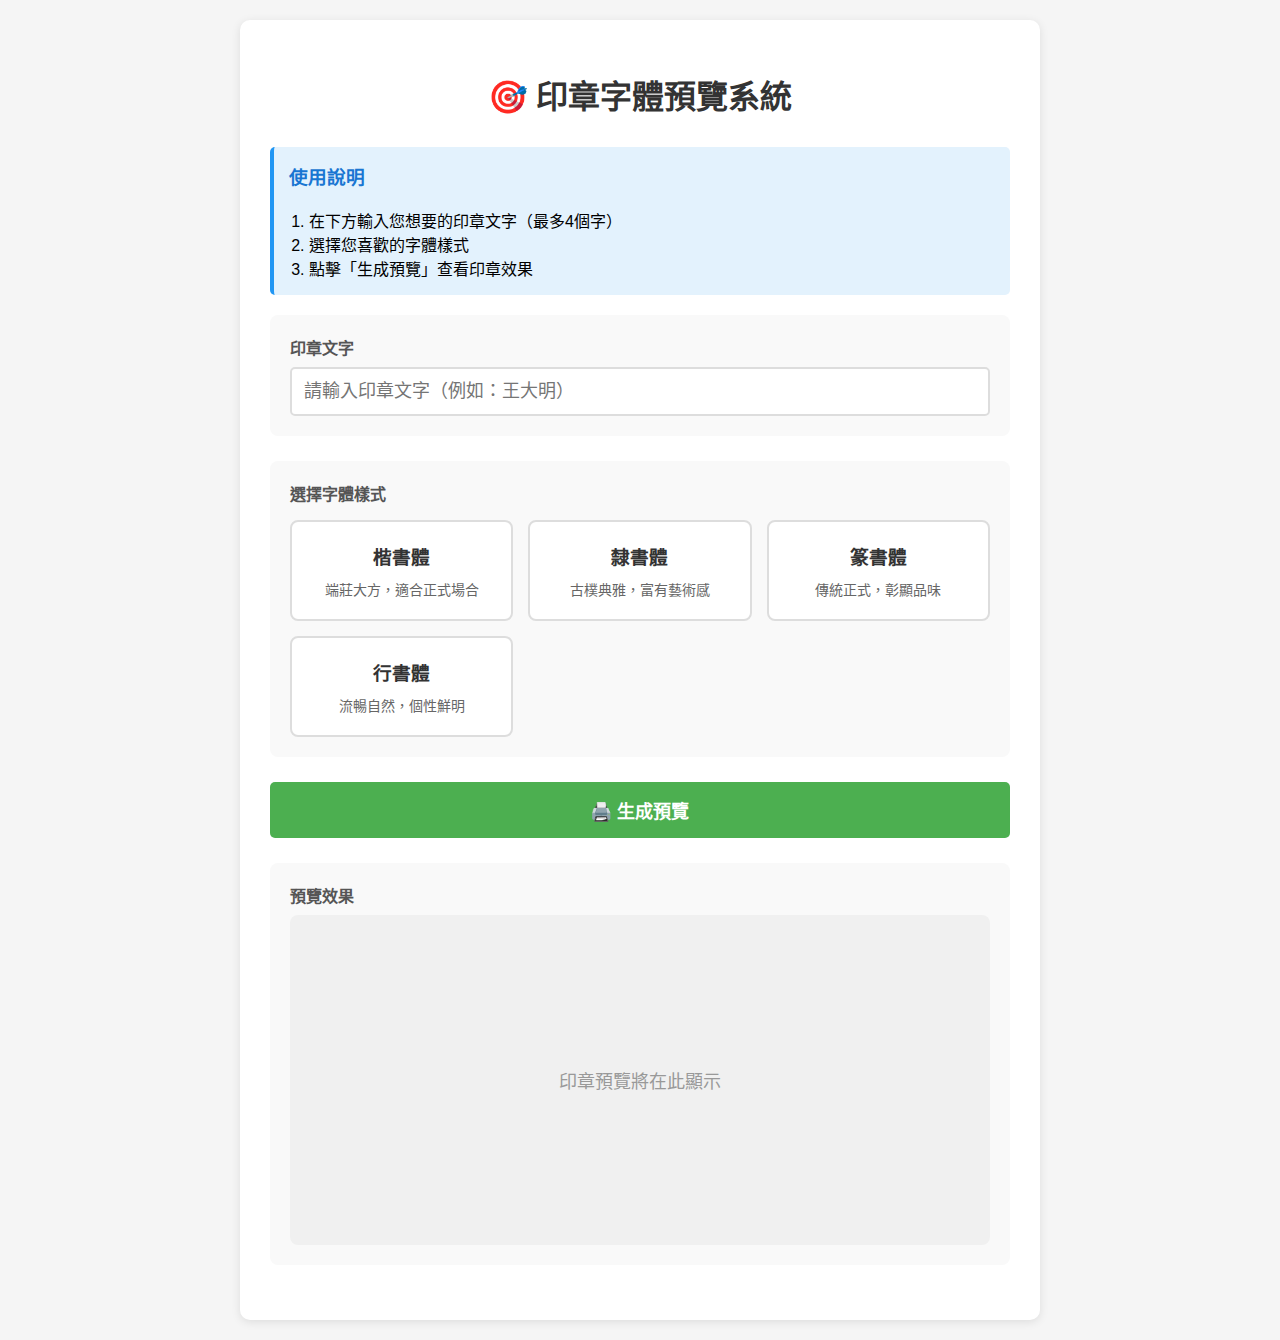
<file: frontend/index.html>
<!DOCTYPE html>
<html lang="zh-TW">
<head>
    <meta charset="UTF-8">
    <meta name="viewport" content="width=device-width, initial-scale=1.0">
    <title>印章字體預覽系統</title>
    <style>
        body {
            font-family: 'Microsoft JhengHei', sans-serif;
            max-width: 800px;
            margin: 0 auto;
            padding: 20px;
            background-color: #f5f5f5;
        }
        
        .container {
            background: white;
            padding: 30px;
            border-radius: 10px;
            box-shadow: 0 2px 10px rgba(0,0,0,0.1);
        }
        
        h1 {
            text-align: center;
            color: #333;
            margin-bottom: 30px;
        }
        
        .section {
            margin-bottom: 25px;
            padding: 20px;
            background: #f9f9f9;
            border-radius: 8px;
        }
        
        label {
            display: block;
            margin-bottom: 8px;
            font-weight: bold;
            color: #555;
        }
        
        input[type="text"] {
            width: 100%;
            padding: 12px;
            font-size: 18px;
            border: 2px solid #ddd;
            border-radius: 5px;
            box-sizing: border-box;
        }
        
        input[type="text"]:focus {
            outline: none;
            border-color: #4CAF50;
        }
        
        .font-grid {
            display: grid;
            grid-template-columns: repeat(auto-fit, minmax(180px, 1fr));
            gap: 15px;
            margin-top: 15px;
        }
        
        .font-card {
            border: 2px solid #ddd;
            padding: 20px;
            text-align: center;
            cursor: pointer;
            border-radius: 8px;
            transition: all 0.3s;
            background: white;
        }
        
        .font-card:hover {
            border-color: #4CAF50;
            transform: translateY(-3px);
            box-shadow: 0 5px 15px rgba(0,0,0,0.1);
        }
        
        .font-card.selected {
            border-color: #4CAF50;
            background-color: #e8f5e9;
        }
        
        .font-card h3 {
            margin: 0 0 10px 0;
            color: #333;
        }
        
        .font-card p {
            margin: 0;
            color: #666;
            font-size: 14px;
        }
        
        .preview-section {
            text-align: center;
            padding: 40px;
            background-color: #f0f0f0;
            border-radius: 8px;
            min-height: 250px;
            display: flex;
            align-items: center;
            justify-content: center;
        }
        
        .stamp-preview {
            width: 200px;
            height: 200px;
            border: 4px solid #e74c3c;
            border-radius: 50%;
            display: flex;
            align-items: center;
            justify-content: center;
            background: white;
            box-shadow: 0 4px 15px rgba(0,0,0,0.2);
        }
        
        .stamp-text {
            font-size: 48px;
            color: #e74c3c;
            font-weight: bold;
        }
        
        button {
            background-color: #4CAF50;
            color: white;
            padding: 15px 40px;
            border: none;
            border-radius: 5px;
            font-size: 18px;
            cursor: pointer;
            width: 100%;
            transition: background-color 0.3s;
            font-weight: bold;
        }
        
        button:hover {
            background-color: #45a049;
        }
        
        button:active {
            transform: scale(0.98);
        }
        
        .placeholder {
            color: #999;
            font-size: 18px;
        }
        
        .instructions {
            background: #e3f2fd;
            padding: 15px;
            border-radius: 5px;
            margin-bottom: 20px;
            border-left: 4px solid #2196F3;
        }
        
        .instructions h3 {
            margin-top: 0;
            color: #1976D2;
        }
        
        .instructions ol {
            margin-bottom: 0;
            padding-left: 20px;
        }
    </style>
</head>
<body>
    <div class="container">
        <h1>🎯 印章字體預覽系統</h1>
        
        <div class="instructions">
            <h3>使用說明</h3>
            <ol>
                <li>在下方輸入您想要的印章文字（最多4個字）</li>
                <li>選擇您喜歡的字體樣式</li>
                <li>點擊「生成預覽」查看印章效果</li>
            </ol>
        </div>
        
        <div class="section">
            <label for="stampText">印章文字</label>
            <input type="text" id="stampText" placeholder="請輸入印章文字（例如：王大明）" maxlength="4" value="">
        </div>
        
        <div class="section">
            <label>選擇字體樣式</label>
            <div class="font-grid">
                <div class="font-card" data-font="kai" onclick="selectFont('kai')">
                    <h3>楷書體</h3>
                    <p>端莊大方，適合正式場合</p>
                </div>
                <div class="font-card" data-font="li" onclick="selectFont('li')">
                    <h3>隸書體</h3>
                    <p>古樸典雅，富有藝術感</p>
                </div>
                <div class="font-card" data-font="zhuan" onclick="selectFont('zhuan')">
                    <h3>篆書體</h3>
                    <p>傳統正式，彰顯品味</p>
                </div>
                <div class="font-card" data-font="xing" onclick="selectFont('xing')">
                    <h3>行書體</h3>
                    <p>流暢自然，個性鮮明</p>
                </div>
            </div>
        </div>
        
        <button onclick="generatePreview()">🖨️ 生成預覽</button>
        
        <div class="section" style="margin-top: 25px;">
            <label>預覽效果</label>
            <div class="preview-section" id="previewArea">
                <p class="placeholder">印章預覽將在此顯示</p>
            </div>
        </div>
    </div>
    
    <script>
        let selectedFont = null;
        
        function selectFont(fontType) {
            // 清除所有選中狀態
            document.querySelectorAll('.font-card').forEach(card => {
                card.classList.remove('selected');
            });
            
            // 設定選中狀態
            const selectedCard = document.querySelector(`[data-font="${fontType}"]`);
            selectedCard.classList.add('selected');
            selectedFont = fontType;
            
            // 如果已有文字，自動生成預覽
            const text = document.getElementById('stampText').value;
            if (text) {
                generatePreview();
            }
        }
        
        function generatePreview() {
            const text = document.getElementById('stampText').value.trim();
            
            if (!text) {
                alert('請輸入印章文字！');
                document.getElementById('stampText').focus();
                return;
            }
            
            if (!selectedFont) {
                alert('請選擇字體樣式！');
                return;
            }
            
            const previewArea = document.getElementById('previewArea');
            
            // 顯示載入動畫
            previewArea.innerHTML = '<p class="placeholder">生成中...</p>';
            
            // 模擬生成延遲
            setTimeout(() => {
                // 根據不同字體顯示不同樣式
                const fontStyles = {
                    kai: 'font-family: KaiTi, "標楷體", serif;',
                    li: 'font-family: "隸書", FangSong, serif; font-weight: bold;',
                    zhuan: 'font-family: SimSun, "宋體", serif; letter-spacing: 2px;',
                    xing: 'font-family: "Microsoft JhengHei", sans-serif; font-style: italic;'
                };
                
                previewArea.innerHTML = `
                    <div class="stamp-preview">
                        <div class="stamp-text" style="${fontStyles[selectedFont] || ''}">${text}</div>
                    </div>
                `;
            }, 800);
        }
        
        // 監聽 Enter 鍵
        document.getElementById('stampText').addEventListener('keypress', function(e) {
            if (e.key === 'Enter' && selectedFont) {
                generatePreview();
            }
        });
        
        // 頁面載入時的預設行為
        window.onload = function() {
            // 可以預設選擇一個字體
            // selectFont('kai');
        }
    </script>
</body>
</html>
</file>
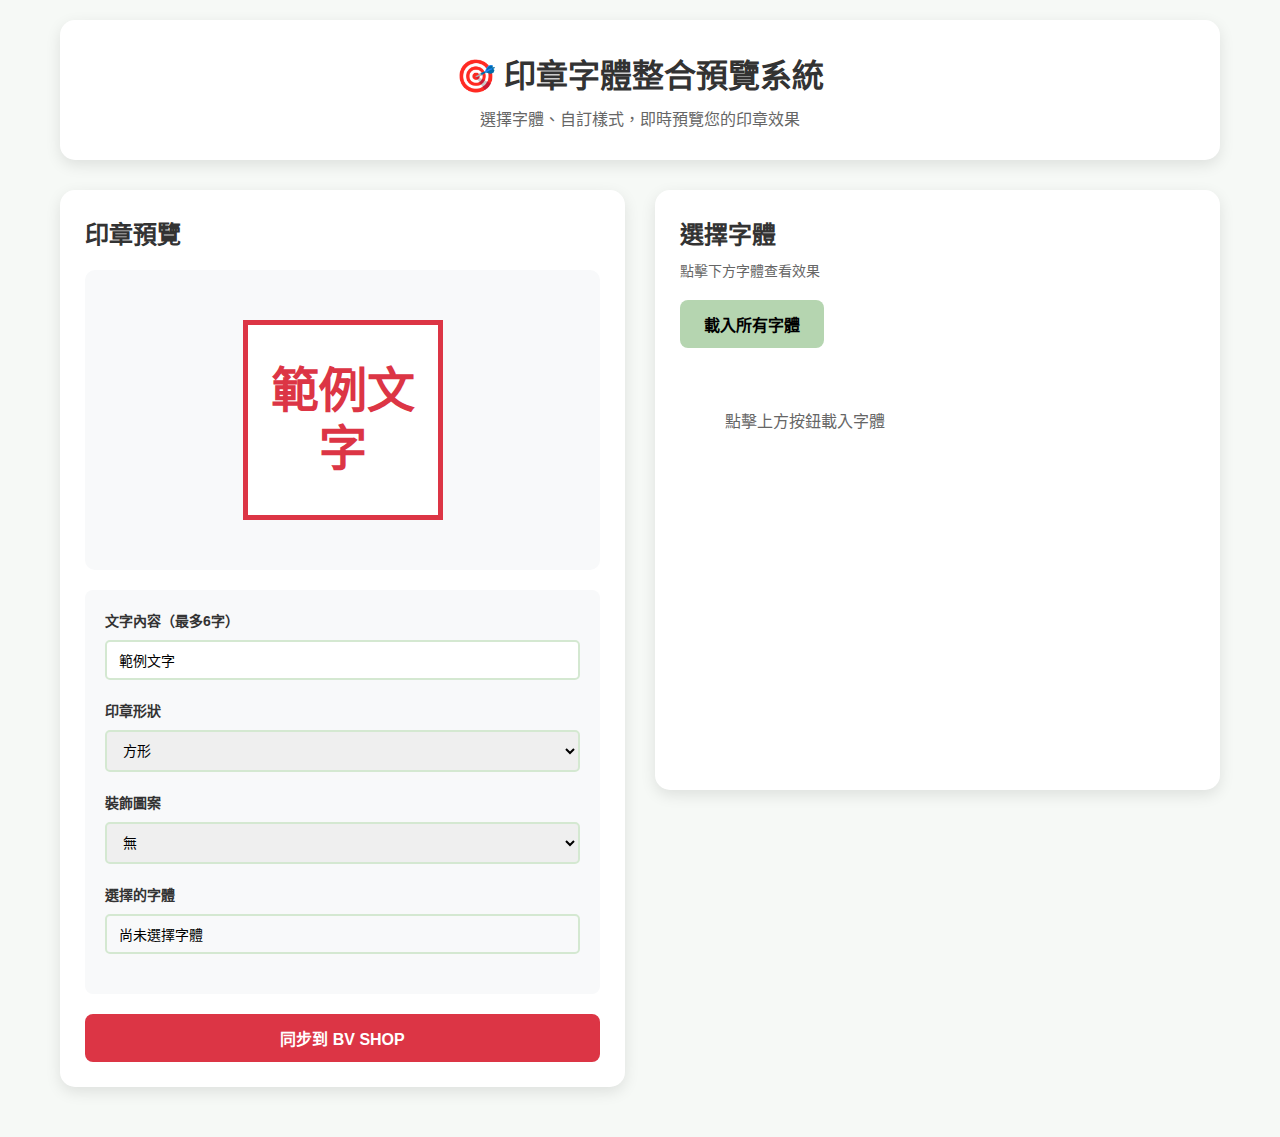
<file: stamp-font-system.html>
<!DOCTYPE html>
<html lang="zh-TW">
<head>
    <meta charset="UTF-8">
    <meta name="viewport" content="width=device-width, initial-scale=1.0">
    <title>印章字體預覽系統 - 整合版</title>
    <style>
        /* 保留原有的字體預覽系統樣式 */
        :root {
            --primary: #B5D5B0;
            --primary-light: #D4E8D1;
            --primary-dark: #97BF90;
            --background: #F6F9F6;
            --text: #333333;
            --shadow: rgba(0, 0, 0, 0.1);
            --stamp-red: #dc3545;
        }
        
        * {
            margin: 0;
            padding: 0;
            box-sizing: border-box;
            font-family: 'Microsoft JhengHei', sans-serif;
        }
        
        body {
            background-color: var(--background);
            color: var(--text);
            min-height: 100vh;
            overflow-x: hidden;
        }
        
        /* 整合容器 */
        .integrated-system {
            max-width: 1200px;
            margin: 0 auto;
            padding: 20px;
        }
        
        /* 標題區域 */
        .system-header {
            text-align: center;
            padding: 30px 0;
            background: white;
            border-radius: 15px;
            box-shadow: 0 5px 15px var(--shadow);
            margin-bottom: 30px;
        }
        
        .system-header h1 {
            font-size: 32px;
            color: var(--text);
            margin-bottom: 10px;
        }
        
        .system-header p {
            color: #666;
            font-size: 16px;
        }
        
        /* 兩欄布局 */
        .content-grid {
            display: grid;
            grid-template-columns: 1fr 1fr;
            gap: 30px;
            margin-bottom: 30px;
        }
        
        /* 印章預覽區塊 */
        .stamp-preview-section {
            background: white;
            border-radius: 15px;
            box-shadow: 0 5px 15px var(--shadow);
            padding: 25px;
        }
        
        .stamp-preview-area {
            background: #f8f9fa;
            border-radius: 10px;
            padding: 40px;
            text-align: center;
            margin-bottom: 20px;
            min-height: 300px;
            display: flex;
            align-items: center;
            justify-content: center;
        }
        
        .stamp-display {
            position: relative;
            display: inline-flex;
            align-items: center;
            justify-content: center;
            background: white;
            transition: all 0.3s ease;
        }
        
        .stamp-display.方形 {
            width: 200px;
            height: 200px;
            border: 5px solid var(--stamp-red);
            border-radius: 0;
        }
        
        .stamp-display.橢圓形 {
            width: 240px;
            height: 180px;
            border: 5px solid var(--stamp-red);
            border-radius: 50%;
        }
        
        .stamp-display.長方形 {
            width: 250px;
            height: 150px;
            border: 5px solid var(--stamp-red);
            border-radius: 0;
        }
        
        .stamp-text {
            font-size: 48px;
            font-weight: bold;
            color: var(--stamp-red);
            line-height: 1.2;
        }
        
        .stamp-pattern {
            position: absolute;
            font-size: 24px;
            opacity: 0.3;
        }
        
        /* 控制面板樣式 */
        .control-panel {
            background: #f8f9fa;
            border-radius: 8px;
            padding: 20px;
        }
        
        .control-section {
            margin-bottom: 20px;
        }
        
        .control-label {
            display: block;
            font-weight: bold;
            color: #333;
            margin-bottom: 10px;
            font-size: 14px;
        }
        
        .control-input, .control-select {
            width: 100%;
            padding: 10px 12px;
            border: 2px solid var(--primary-light);
            border-radius: 5px;
            font-size: 14px;
            transition: border-color 0.3s ease;
        }
        
        .control-input:focus, .control-select:focus {
            outline: none;
            border-color: var(--primary);
        }
        
        /* 字體選擇區域 */
        .font-selection-section {
            background: white;
            border-radius: 15px;
            box-shadow: 0 5px 15px var(--shadow);
            padding: 25px;
            max-height: 600px;
            overflow-y: auto;
        }
        
        .font-grid {
            display: grid;
            grid-template-columns: repeat(auto-fill, minmax(200px, 1fr));
            gap: 15px;
            margin-top: 20px;
        }
        
        .font-card {
            background-color: white;
            border: 2px solid #eee;
            border-radius: 12px;
            overflow: hidden;
            transition: all 0.2s ease;
            cursor: pointer;
            position: relative;
        }
        
        .font-card:hover {
            transform: translateY(-3px);
            box-shadow: 0 5px 15px var(--shadow);
            border-color: var(--primary);
        }
        
        .font-card.selected {
            border-color: var(--primary-dark);
            background-color: var(--primary-light);
        }
        
        .font-preview {
            padding: 20px;
            text-align: center;
            min-height: 100px;
            display: flex;
            align-items: center;
            justify-content: center;
        }
        
        .font-preview-text {
            font-size: 24px;
            color: var(--text);
        }
        
        .font-name {
            padding: 10px;
            text-align: center;
            font-size: 12px;
            background-color: #f8f9fa;
            border-top: 1px solid #eee;
        }
        
        /* 動作按鈕 */
        .action-buttons {
            display: flex;
            gap: 15px;
            margin-top: 20px;
        }
        
        .btn-primary {
            flex: 1;
            padding: 12px 24px;
            background-color: var(--primary);
            border: none;
            border-radius: 8px;
            font-size: 16px;
            font-weight: bold;
            cursor: pointer;
            transition: all 0.2s ease;
        }
        
        .btn-primary:hover {
            background-color: var(--primary-dark);
            transform: translateY(-2px);
        }
        
        .btn-sync {
            background-color: var(--stamp-red);
            color: white;
        }
        
        .btn-sync:hover {
            background-color: #c82333;
        }
        
        /* 載入動畫 */
        .loading-fonts {
            text-align: center;
            padding: 40px;
            color: #666;
        }
        
        /* 響應式設計 */
        @media (max-width: 768px) {
            .content-grid {
                grid-template-columns: 1fr;
            }
            
            .font-grid {
                grid-template-columns: repeat(auto-fill, minmax(150px, 1fr));
            }
            
            .system-header h1 {
                font-size: 24px;
            }
        }
    </style>
</head>
<body>
    <div class="integrated-system">
        <!-- 系統標題 -->
        <div class="system-header">
            <h1>🎯 印章字體整合預覽系統</h1>
            <p>選擇字體、自訂樣式，即時預覽您的印章效果</p>
        </div>
        
        <!-- 主要內容區域 -->
        <div class="content-grid">
            <!-- 左側：印章預覽與控制 -->
            <div class="stamp-preview-section">
                <h2 style="margin-bottom: 20px;">印章預覽</h2>
                
                <!-- 預覽區域 -->
                <div class="stamp-preview-area">
                    <div class="stamp-display 方形" id="stampDisplay">
                        <span class="stamp-text" id="stampText">範例文字</span>
                        <span class="stamp-pattern 糖果" id="stampPattern">🍬</span>
                    </div>
                </div>
                
                <!-- 控制面板 -->
                <div class="control-panel">
                    <div class="control-section">
                        <label class="control-label">文字內容（最多6字）</label>
                        <input 
                            type="text" 
                            class="control-input" 
                            id="textInput" 
                            placeholder="請輸入印章文字"
                            maxlength="6"
                            value="範例文字"
                        >
                    </div>
                    
                    <div class="control-section">
                        <label class="control-label">印章形狀</label>
                        <select class="control-select" id="shapeSelect">
                            <option value="方形">方形</option>
                            <option value="橢圓形">橢圓形</option>
                            <option value="長方形">長方形</option>
                        </select>
                    </div>
                    
                    <div class="control-section">
                        <label class="control-label">裝飾圖案</label>
                        <select class="control-select" id="patternSelect">
                            <option value="無">無</option>
                            <option value="糖果">糖果 🍬</option>
                            <option value="愛心">愛心 ❤️</option>
                            <option value="小花">小花 🌸</option>
                        </select>
                    </div>
                    
                    <div class="control-section">
                        <label class="control-label">選擇的字體</label>
                        <input 
                            type="text" 
                            class="control-input" 
                            id="selectedFontDisplay" 
                            value="尚未選擇字體"
                            readonly
                            style="background-color: #f8f9fa;"
                        >
                    </div>
                </div>
                
                <div class="action-buttons">
                    <button class="btn-primary btn-sync" onclick="syncToBVShop()">
                        同步到 BV SHOP
                    </button>
                </div>
            </div>
            
            <!-- 右側：字體選擇 -->
            <div class="font-selection-section">
                <h2 style="margin-bottom: 10px;">選擇字體</h2>
                <p style="color: #666; font-size: 14px; margin-bottom: 20px;">
                    點擊下方字體查看效果
                </p>
                
                <!-- 字體載入按鈕 -->
                <button class="btn-primary" id="loadFontsBtn" onclick="loadAllFonts()">
                    載入所有字體
                </button>
                
                <!-- 字體網格 -->
                <div class="font-grid" id="fontGrid">
                    <div class="loading-fonts">點擊上方按鈕載入字體</div>
                </div>
            </div>
        </div>
    </div>
    
    <script>
        // 字體資料（暫時使用靜態資料，之後可從 API 獲取）
        const fontData = [
            { id: 'kai', name: '楷書', family: 'KaiTi, "標楷體", serif' },
            { id: 'li', name: '隸書', family: '"隸書", FangSong, serif' },
            { id: 'zhuan', name: '篆書', family: 'SimSun, "宋體", serif' },
            { id: 'xing', name: '行書', family: '"Microsoft JhengHei", sans-serif' },
            { id: 'song', name: '宋體', family: 'SimSun, serif' },
            { id: 'hei', name: '黑體', family: 'SimHei, sans-serif' }
        ];
        
        let selectedFont = null;
        
        // 載入所有字體
        function loadAllFonts() {
            const fontGrid = document.getElementById('fontGrid');
            const previewText = document.getElementById('textInput').value || '範例文字';
            
            // 清空網格
            fontGrid.innerHTML = '';
            
            // 創建字體卡片
            fontData.forEach(font => {
                const card = document.createElement('div');
                card.className = 'font-card';
                card.dataset.fontId = font.id;
                card.onclick = () => selectFont(font);
                
                card.innerHTML = `
                    <div class="font-preview">
                        <div class="font-preview-text" style="font-family: ${font.family}">
                            ${previewText}
                        </div>
                    </div>
                    <div class="font-name">${font.name}</div>
                `;
                
                fontGrid.appendChild(card);
            });
            
            // 隱藏載入按鈕
            document.getElementById('loadFontsBtn').style.display = 'none';
        }
        
        // 選擇字體
        function selectFont(font) {
            // 移除所有選中狀態
            document.querySelectorAll('.font-card').forEach(card => {
                card.classList.remove('selected');
            });
            
            // 添加選中狀態
            document.querySelector(`[data-font-id="${font.id}"]`).classList.add('selected');
            
            // 更新選中的字體
            selectedFont = font;
            document.getElementById('selectedFontDisplay').value = font.name;
            
            // 更新印章預覽
            updateStampPreview();
        }
        
        // 更新印章預覽
        function updateStampPreview() {
            const text = document.getElementById('textInput').value || '範例文字';
            const shape = document.getElementById('shapeSelect').value;
            const pattern = document.getElementById('patternSelect').value;
            
            // 更新文字
            const stampText = document.getElementById('stampText');
            stampText.textContent = text;
            
            // 更新字體
            if (selectedFont) {
                stampText.style.fontFamily = selectedFont.family;
            }
            
            // 更新形狀
            document.getElementById('stampDisplay').className = 'stamp-display ' + shape;
            
            // 更新圖案
            const stampPattern = document.getElementById('stampPattern');
            const patterns = {
                '無': '',
                '糖果': '🍬',
                '愛心': '❤️', 
                '小花': '🌸'
            };
            
            if (pattern === '無') {
                stampPattern.style.display = 'none';
            } else {
                stampPattern.style.display = 'block';
                stampPattern.textContent = patterns[pattern] || '';
                stampPattern.className = 'stamp-pattern ' + pattern;
            }
            
            // 更新字體卡片的預覽文字
            document.querySelectorAll('.font-preview-text').forEach(el => {
                el.textContent = text;
            });
        }
        
        // 同步到 BV SHOP
        function syncToBVShop() {
            const text = document.getElementById('textInput').value;
            const shape = document.getElementById('shapeSelect').value;
            const pattern = document.getElementById('patternSelect').value;
            const fontName = selectedFont ? selectedFont.name : '';
            
            // 嘗試找到並填寫 BV SHOP 的欄位
            try {
                // 文字欄位
                const bvTextInput = document.querySelector('input[placeholder="輸入六字內"]');
                if (bvTextInput) {
                    bvTextInput.value = text;
                    bvTextInput.dispatchEvent(new Event('input', { bubbles: true }));
                }
                
                // 字體選擇
                if (fontName) {
                    const fontSelect = findBVShopSelect('字體');
                    if (fontSelect) {
                        // 嘗試匹配選項
                        const options = fontSelect.options;
                        for (let i = 0; i < options.length; i++) {
                            if (options[i].text === fontName || options[i].value === fontName) {
                                fontSelect.selectedIndex = i;
                                fontSelect.dispatchEvent(new Event('change', { bubbles: true }));
                                break;
                            }
                        }
                    }
                }
                
                // 形狀選擇
                const shapeSelect = findBVShopSelect('形狀');
                if (shapeSelect) {
                    shapeSelect.value = shape;
                    shapeSelect.dispatchEvent(new Event('change', { bubbles: true }));
                }
                
                // 圖案選擇
                const patternSelect = findBVShopSelect('圖案');
                if (patternSelect && pattern !== '無') {
                    // 移除 emoji 只保留文字
                    const patternText = pattern.replace(/[🍬❤️🌸]/g, '').trim();
                    patternSelect.value = patternText;
                    patternSelect.dispatchEvent(new Event('change', { bubbles: true }));
                }
                
                alert('✅ 已同步到 BV SHOP！');
            } catch (error) {
                console.error('同步錯誤:', error);
                alert('❌ 同步失敗，請確認是否在正確的商品頁面');
            }
        }
        
        // 尋找 BV SHOP 的 select 元素
        function findBVShopSelect(labelText) {
            const labels = document.querySelectorAll('label');
            for (let label of labels) {
                if (label.textContent.trim() === labelText) {
                    const select = label.parentElement.querySelector('select');
                    if (select) return select;
                }
            }
            return null;
        }
        
        // 綁定事件
        document.getElementById('textInput').addEventListener('input', updateStampPreview);
        document.getElementById('shapeSelect').addEventListener('change', updateStampPreview);
        document.getElementById('patternSelect').addEventListener('change', updateStampPreview);
        
        // 初始化
        updateStampPreview();
    </script>
</body>
</html>
</file>
